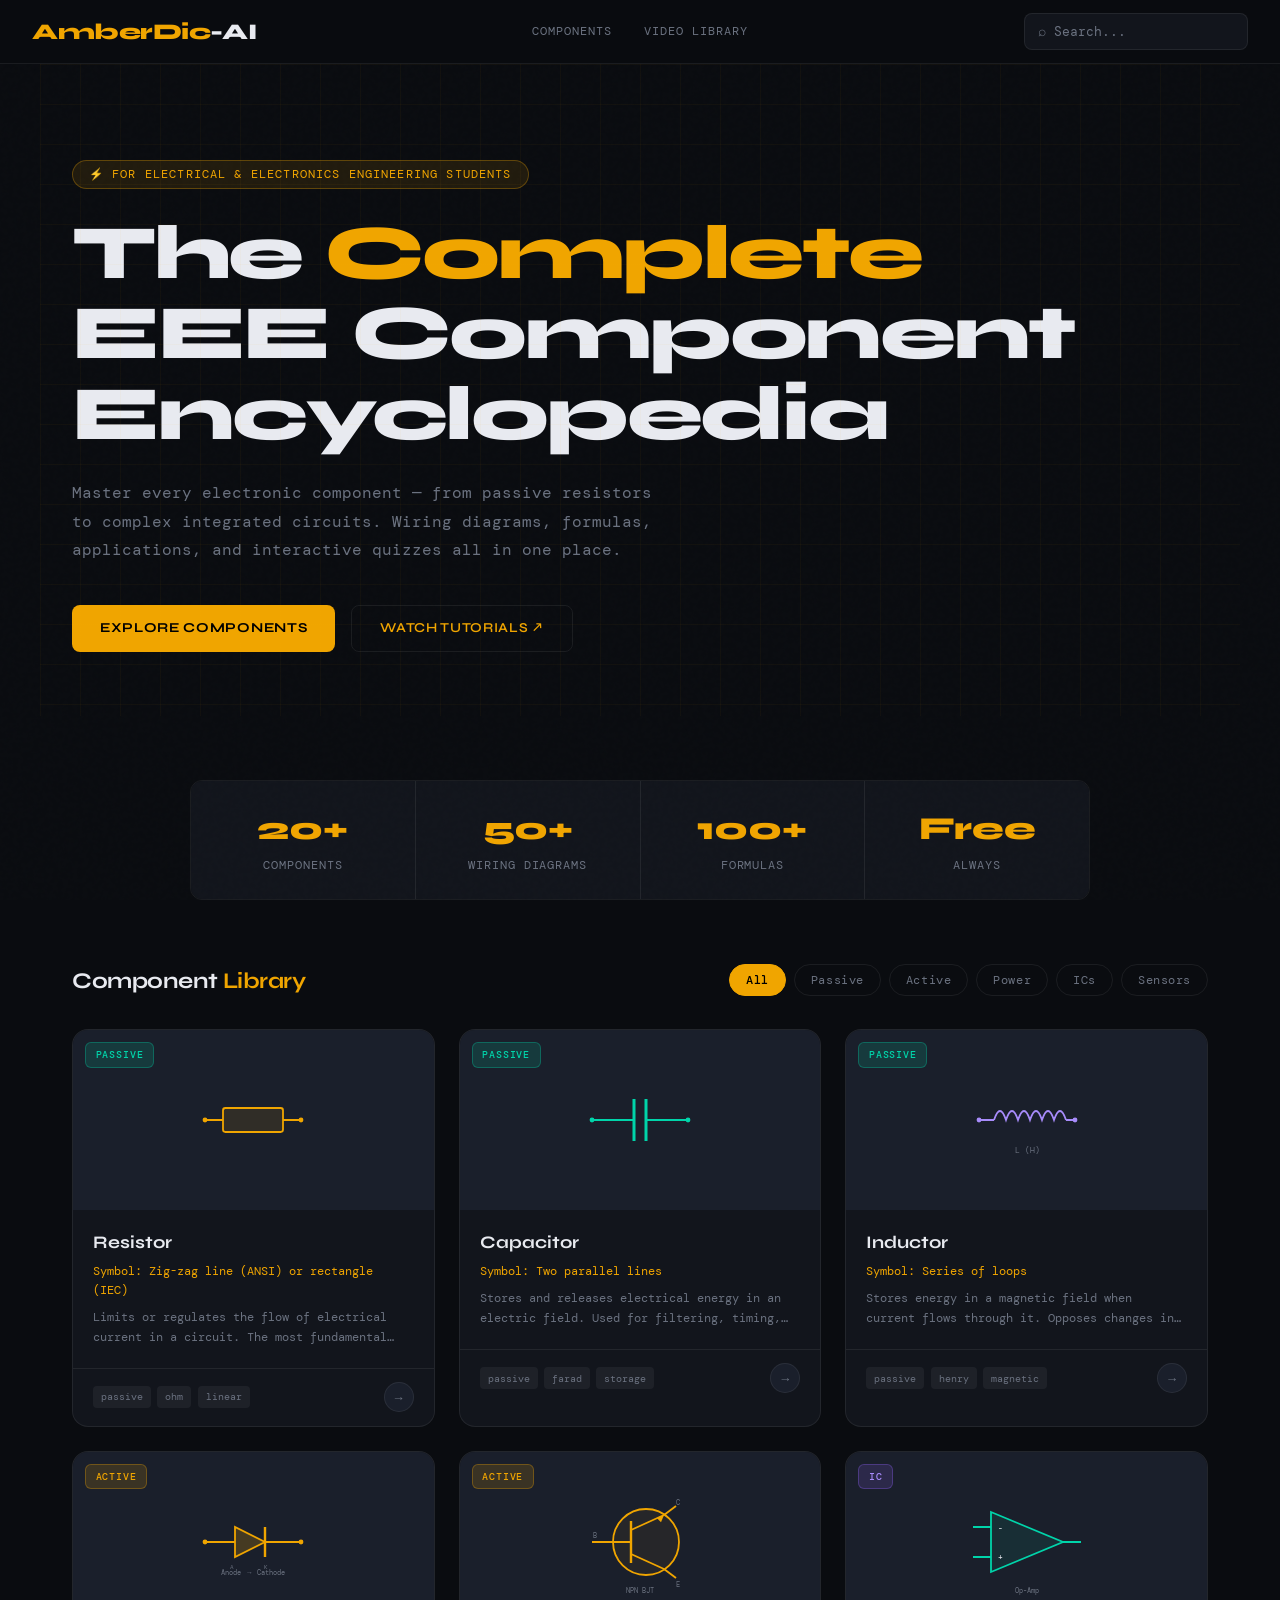
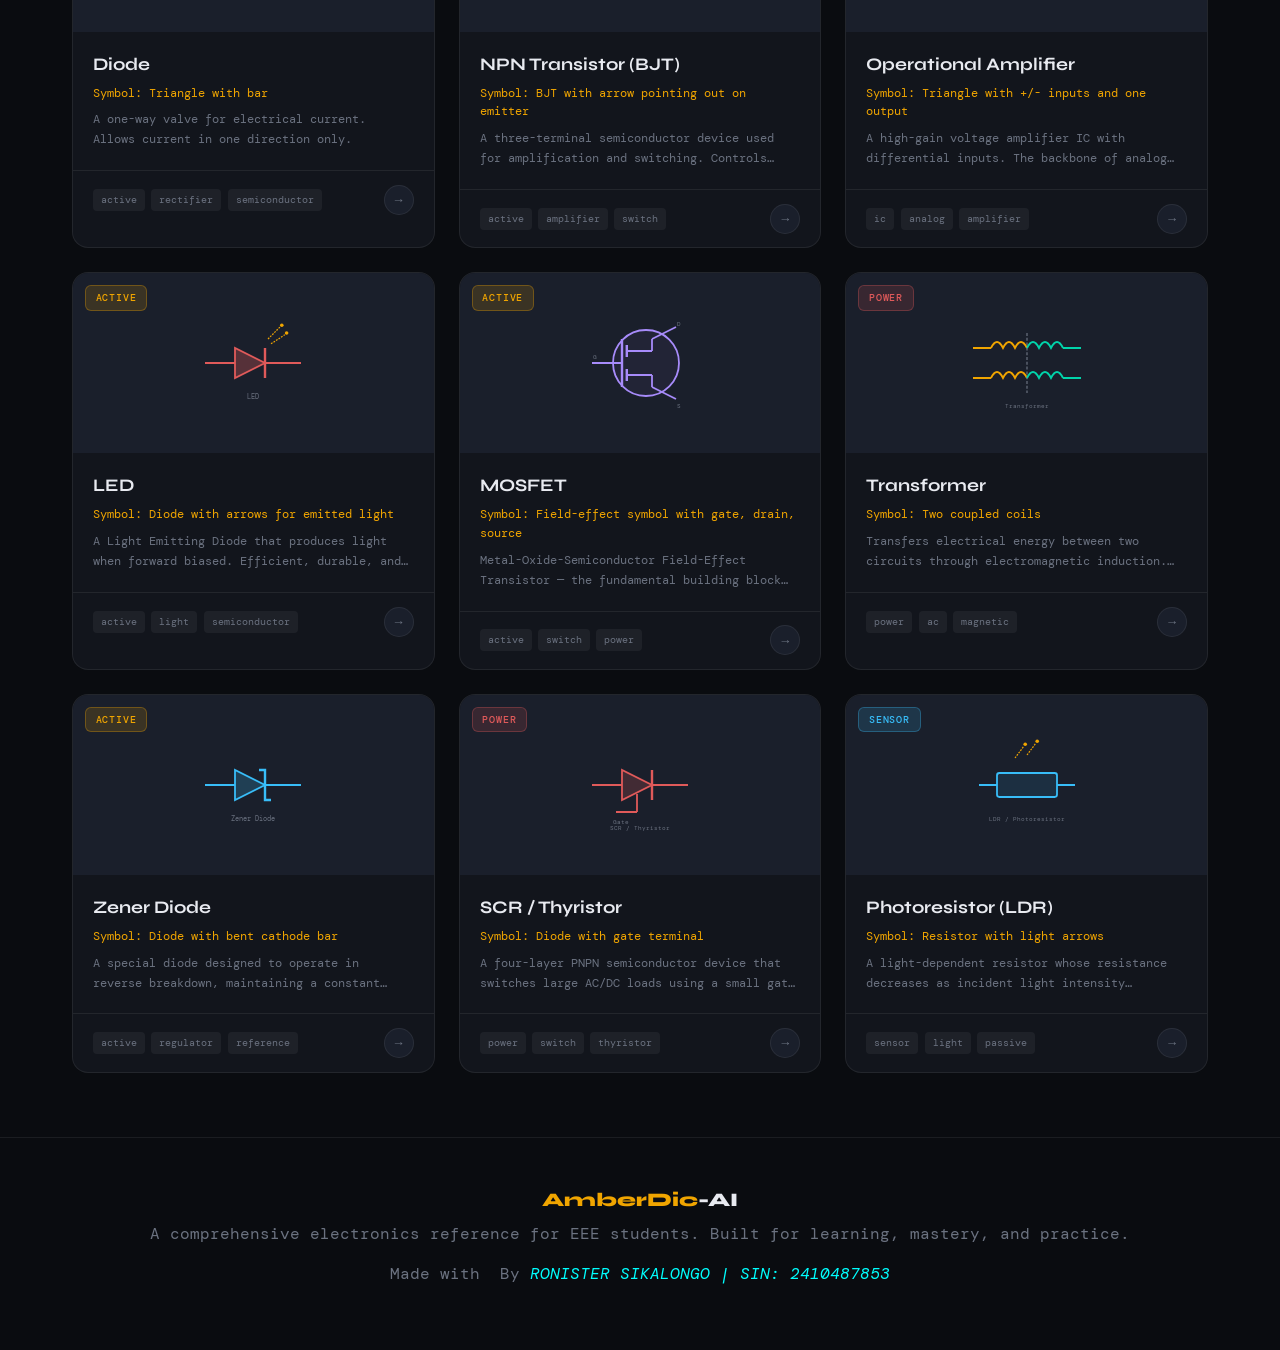
<file: index.html>
<!DOCTYPE html>
<html lang="en">
<head>
<meta charset="UTF-8">
<meta name="viewport" content="width=device-width, initial-scale=1.0">
<title>AmberDic-AI - EEE Component Encyclopedia</title>
<link href="https://fonts.googleapis.com/css2?family=Syne:wght@400;600;700;800&family=DM+Mono:wght@300;400;500&family=Fraunces:ital,opsz,wght@0,9..144,300;0,9..144,600;1,9..144,400&display=swap" rel="stylesheet">
<link rel="stylesheet" href="https://cdnjs.cloudflare.com/ajax/libs/font-awesome/6.0.0-beta3/css/all.min.css">
<link href="https://cdn.jsdelivr.net/npm/bootstrap@5.3.0/dist/css/bootstrap.min.css" rel="stylesheet">
<link  rel="stylesheet" href="style.css">
</head>
<body>

<!-- NAV -->
<nav>
  <div class="nav-logo" onclick="showHome()">AmberDic<span>-AI</span></div>
  <div class="nav-links">
    <a href="#" onclick="showHome()">Components</a>
    <a href="videoLibrary.html">Video Library</a>
    <!-- <a href="#">About</a> -->
  </div>
  <div class="nav-search">
    <span class="search-icon">⌕</span>
    <input type="text" id="searchInput" placeholder="Search..." oninput="filterSearch(this.value)">
  </div>
</nav>

<div id="home-page" class="page active">
  <!-- Hero section-->
  <section class="hero">
    <div class="hero-grid-bg"></div>
    <div class="hero-badge">For Electrical & Electronics Engineering Students</div>
    <h1>The <em>Complete</em><br>EEE Component<br>Encyclopedia</h1>
    <p>Master every electronic component — from passive resistors to complex integrated circuits. Wiring diagrams, formulas, applications, and interactive quizzes all in one place.</p>
    <div class="hero-actions">
      <button class="btn-primary" onclick="document.getElementById('grid-anchor').scrollIntoView({behavior:'smooth'})">Explore Components</button>
      <button class="btn-secondary"><a  href="videoLibrary.html">Watch Tutorials ↗</a></button>
    </div>
  </section>

  <!-- Stats -->
  <div style="padding:0 2rem;">
    <div class="stats-bar">
      <div class="stat"><div class="stat-num">20+</div><div class="stat-label">Components</div></div>
      <div class="stat"><div class="stat-num">50+</div><div class="stat-label">Wiring Diagrams</div></div>
      <div class="stat"><div class="stat-num">100+</div><div class="stat-label">Formulas</div></div>
      <div class="stat"><div class="stat-num">Free</div><div class="stat-label">Always</div></div>
    </div>
  </div>

  <!-- Grid anchor & filters -->
  <div id="grid-anchor" class="section-header">
    <div class="section-title">Component <span>Library</span></div>
    <div class="filter-pills">
      <button class="pill active" onclick="filterCategory('all',this)">All</button>
      <button class="pill" onclick="filterCategory('passive',this)">Passive</button>
      <button class="pill" onclick="filterCategory('active',this)">Active</button>
      <button class="pill" onclick="filterCategory('power',this)">Power</button>
      <button class="pill" onclick="filterCategory('ic',this)">ICs</button>
      <button class="pill" onclick="filterCategory('sensor',this)">Sensors</button>
    </div>
  </div>

  <!-- Grid -->
  <div class="components-grid" id="componentsGrid"></div>

  
  <footer>
    <div class="footer-logo">AmberDic<span>-AI</span></div>
    <p>A comprehensive electronics reference for EEE students. Built for learning, mastery, and practice.</p>
    <p>Made with <i class="fa fas-heart"></i> By <em style="color: aqua; text-transform: uppercase;">Ronister Sikalongo | SIN: 2410487853</em></p>
  </footer>
</div>

<!-- DETAIL PAGE -->
<div id="detail-page" class="page">
  <div class="detail-header">
    <div class="detail-header-inner">
      <div class="breadcrumb">
        <a onclick="showHome()">Home</a>
        <span>></span>
        <a onclick="showHome()">Components</a>
        <span>></span>
        <span id="detail-breadcrumb">...</span>
      </div>
      <div class="detail-hero">
        <div class="detail-image-panel" id="detail-main-image"></div>
        <div class="detail-info">
          <div id="detail-category-badge"></div>
          <h1 id="detail-name"></h1>
          <div class="symbol-line" id="detail-symbol"></div>
          <p id="detail-description"></p>
          <div class="spec-grid" id="detail-specs"></div>
        </div>
      </div>
    </div>
  </div>

  <div class="detail-tabs-wrap">
    <div class="detail-tabs">
      <button class="dtab active" onclick="switchTab('overview',this)">Overview</button>
      <button class="dtab" onclick="switchTab('wiring',this)">Wiring Diagrams</button>
      <button class="dtab" onclick="switchTab('formulas',this)">Formulas</button>
      <button class="dtab" onclick="switchTab('applications',this)">Applications</button>
      <button class="dtab" onclick="switchTab('quiz',this)">Quick Quiz</button>
    </div>

    <!-- OVERVIEW -->
    <div id="tab-overview" class="tab-content active">
      <div class="content-section">
        <h2>How It Works</h2>
        <p class="body-text" id="how-it-works"></p>
      </div>
      <div class="pros-cons">
        <div class="pros-box">
          <h3>✦ Advantages</h3>
          <ul class="pros-cons-list" id="advantages-list"></ul>
        </div>
        <div class="cons-box">
          <h3>✦ Disadvantages</h3>
          <ul class="pros-cons-list" id="disadvantages-list"></ul>
        </div>
      </div>
    </div>

    <!-- WIRING -->
    <div id="tab-wiring" class="tab-content">
      <div class="wiring-diagrams" id="wiring-container"></div>
    </div>

    <!-- FORMULAS -->
    <div id="tab-formulas" class="tab-content">
      <div id="formulas-container"></div>
    </div>

    <!-- APPLICATIONS -->
    <div id="tab-applications" class="tab-content">
      <div class="content-section">
        <h2>Real-World Applications</h2>
        <p class="body-text" id="applications-desc"></p>
        <div class="applications-grid" id="applications-grid"></div>
      </div>
    </div>

    <!-- QUIZ -->
    <div id="tab-quiz" class="tab-content">
      <div class="quiz-container">
        <div class="section-label">Test Your Knowledge</div>
        <div class="quiz-question" id="quiz-question"></div>
        <div class="quiz-options" id="quiz-options"></div>
        <div class="quiz-feedback" id="quiz-feedback"></div>
        <button class="btn-primary" id="quiz-next-btn" style="display:none" onclick="nextQuestion()">Next Question →</button>
      </div>
    </div>
  </div>
</div>


<script defer src="script.js"></script>
</body>
</html>
</file>
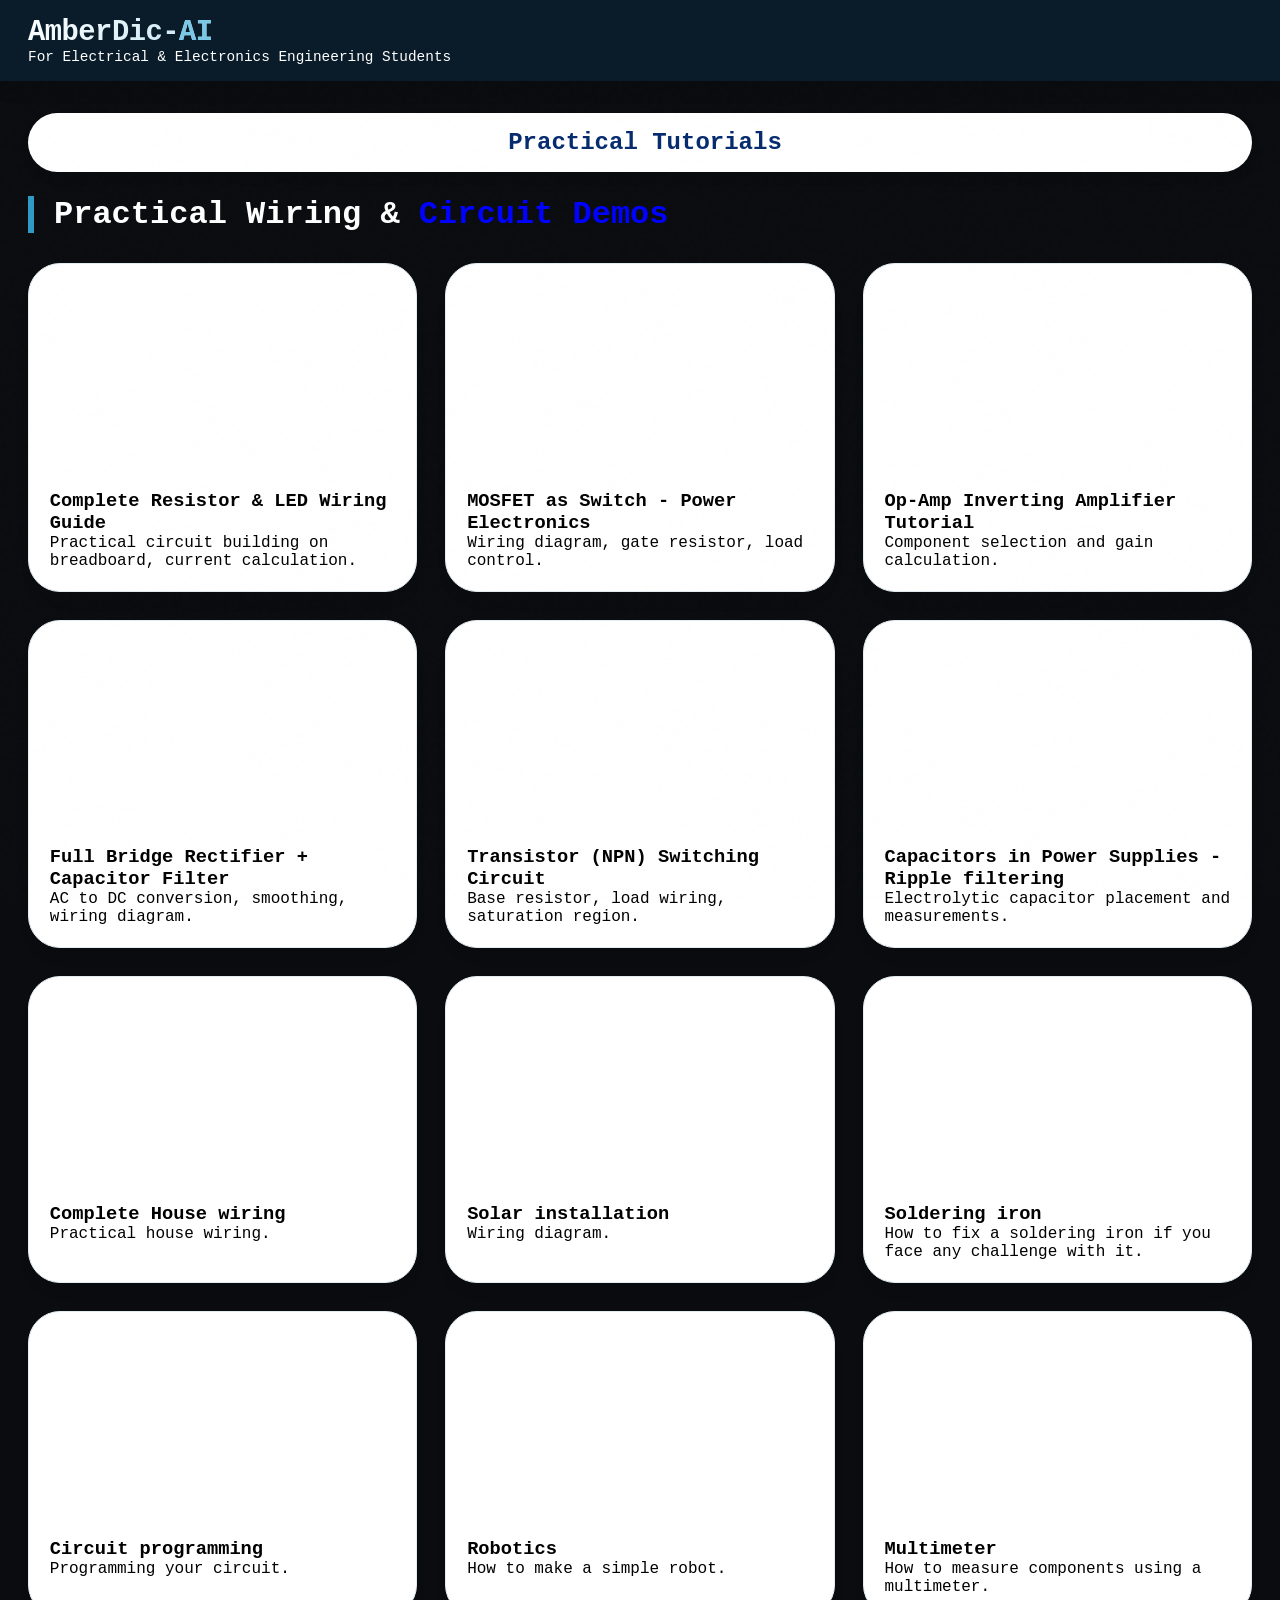
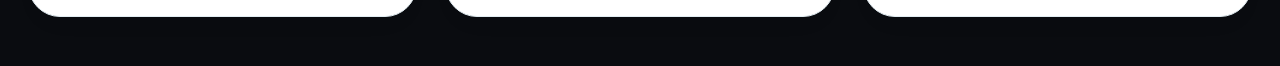
<file: videoLibrary.html>
<!DOCTYPE html>
<html lang="en">
<head>
    <meta charset="UTF-8">
    <meta name="viewport" content="width=device-width, initial-scale=1.0">
    <title>AmberDic - AI Library</title>
    <link href="videoLib.css" rel="stylesheet">
</head>
<body>

 <header class="navbar">
  <div class="container">
    <div class="logo">
      <h1>AmberDic-<span>AI</span></h1>
      <div style="font-size: 0.9rem;"><i class="fas fa-brain"></i> For Electrical & Electronics Engineering Students</div>
    </div>
    <!-- <div class="nav-links">
      <a class="nav-link" data-nav="videos"><i class="fas fa-play-circle"></i> Video Labs</a>
     </div> -->
  </div>
</header>

<main class="container">
  <div class="tab-bar">
    <button class="tab-btn" data-tab="videos"><i class="fas fa-video"></i><span style="color: rgb(6, 43, 110); font-size: 24px;"> Practical Tutorials</span></button>
  </div>

     <!-- VIDEOS PANEL -->
  <div id="videos-panel" class="tab-panel">
    <div class="section-title" style="color: #fff;"><i class="fas fa-chalkboard-user"></i> Practical Wiring &<span style="color: blue;"> Circuit Demos</span></div>
    <div id="videoGrid" class="component-grid" style="grid-template-columns: repeat(auto-fill, minmax(320px,1fr));"></div>
  </div>
  </main>

  <script>
    const videos = [
    { id: 1, title: "Complete Resistor & LED Wiring Guide", embed: "https://www.youtube.com/embed/9w5G2wP9dBM", desc: "Practical circuit building on breadboard, current calculation." },
    { id: 2, title: "MOSFET as Switch - Power Electronics", embed: "https://www.youtube.com/embed/te5IZFJc4hA", desc: "Wiring diagram, gate resistor, load control." },
    { id: 3, title: "Op-Amp Inverting Amplifier Tutorial", embed: "https://www.youtube.com/embed/7fyHtFKOvQw", desc: "Component selection and gain calculation." },
    { id: 4, title: "Full Bridge Rectifier + Capacitor Filter", embed: "https://www.youtube.com/embed/8t4N6cPm9Qk", desc: "AC to DC conversion, smoothing, wiring diagram." },
    { id: 5, title: "Transistor (NPN) Switching Circuit", embed: "https://www.youtube.com/embed/FmSfOdEdK6s", desc: "Base resistor, load wiring, saturation region." },
    { id: 6, title: "Capacitors in Power Supplies - Ripple filtering", embed: "https://www.youtube.com/embed/BcJ6UdDx1vg", desc: "Electrolytic capacitor placement and measurements." },
    { id: 7, title: "Complete House wiring", embed: "https://www.youtube.com/embed/9w5G2wP9dBM", desc: "Practical house wiring." },
    { id: 8, title: "Solar installation", embed: "https://www.youtube.com/embed/te5IZFJc4hA", desc: "Wiring diagram." },
    { id: 9, title: "Soldering iron", embed: "https://www.youtube.com/embed/7fyHtFKOvQw", desc: "How to fix a soldering iron if you face any challenge with it." },
    { id: 10, title: "Circuit programming", embed: "https://www.youtube.com/embed/8t4N6cPm9Qk", desc: "Programming your circuit." },
    { id: 11, title: "Robotics", embed: "https://www.youtube.com/embed/FmSfOdEdK6s", desc: "How to make a simple robot." },
    { id: 12, title: "Multimeter", embed: "https://www.youtube.com/embed/BcJ6UdDx1vg", desc: "How to measure components using a multimeter." }
  ];

   function renderVideos() {
    const vGrid = document.getElementById("videoGrid");
    vGrid.innerHTML = videos.map(v => `
      <div class="comp-card" style="cursor:default;">
        <div style="padding:0;"><iframe width="100%" height="200" src="${v.embed}" frameborder="0" allowfullscreen></iframe></div>
        <div class="comp-content"><h3>${v.title}</h3><p>${v.desc}</p></div>
      </div>
    `).join("");
  }
  
  // Tab logic
  //  const vidPanel = document.getElementById("videos-panel");

  // function activateTab(tabId) {
  //   if (tabId === "dictionary") {
  //     dictPanel.classList.add("active-panel");
  //     vidPanel.classList.remove("active-panel");
  //     tabBtns.forEach(btn => btn.dataset.tab === "dictionary" ? btn.classList.add("active") : btn.classList.remove("active"));
  //     navLinks.forEach(link => link.dataset.nav === "dictionary" ? link.classList.add("active") : link.classList.remove("active"));
  //     renderComponents(document.getElementById("compSearch")?.value || "");
  //   } else {
  //     dictPanel.classList.remove("active-panel");
  //     vidPanel.classList.add("active-panel");
  //     tabBtns.forEach(btn => btn.dataset.tab === "videos" ? btn.classList.add("active") : btn.classList.remove("active"));
  //     navLinks.forEach(link => link.dataset.nav === "videos" ? link.classList.add("active") : link.classList.remove("active"));
  //     renderVideos();
  //   }
  // }

  renderVideos();
  </script>
</body>
</html>
</file>
<file: style.css>
:root {
    --bg: #0a0c10;
    --surface: #12151c;
    --surface2: #1a1f2b;
    --border: rgba(255,255,255,0.07);
    --accent: #f0a500;
    --accent2: #00d4aa;
    --accent3: #e05a5a;
    --text: #e8eaf0;
    --muted: #6b7280;
    --card-glow: rgba(240,165,0,0.08);
  }
     * { margin:0; padding:0; box-sizing:border-box; }
  html { scroll-behavior: smooth; }
  body { background: var(--bg); color: var(--text); font-family: 'DM Mono', monospace; min-height: 100vh; overflow-x: hidden; }
  body::before { content:''; position:fixed; inset:0; background-image: url("data:image/svg+xml,%3Csvg viewBox='0 0 200 200' xmlns='http://www.w3.org/2000/svg'%3E%3Cfilter id='n'%3E%3CfeTurbulence type='fractalNoise' baseFrequency='0.9' numOctaves='4' stitchTiles='stitch'/%3E%3C/filter%3E%3Crect width='100%25' height='100%25' filter='url(%23n)' opacity='0.03'/%3E%3C/svg%3E");
                pointer-events:none; z-index:0; opacity:.4;}

  /* ── NAV SECTION ── */
  nav { position: fixed; top:0; left:0; right:0; z-index:100; background: rgba(10,12,16,0.85); backdrop-filter: blur(16px); border-bottom: 1px solid var(--border); padding: 0 2rem;
    height: 64px;
    display: flex; align-items: center; justify-content: space-between;
  }
  .nav-logo { font-family: 'Syne', sans-serif; font-weight: 800; font-size: 1.4rem; color: var(--accent); letter-spacing: -0.02em; cursor: pointer;}
  .nav-logo span { color: var(--text); }
  .nav-links { display:flex; gap:2rem; align-items:center; }
  .nav-links a {
    color: var(--muted); text-decoration:none; font-size:0.78rem;
    letter-spacing:0.08em; text-transform:uppercase;
    transition: color 0.2s;
  }
  .nav-links a:hover { color: var(--accent); }
  .nav-search {
    display:flex; align-items: center; gap: 0.5rem;
    background: var(--surface); border: 1px solid var(--border);
    border-radius: 8px; padding: 0.4rem 0.8rem;
    transition: border-color 0.2s;
  }
  .nav-search:focus-within { border-color: var(--accent); }
  .nav-search input {
    background: none; border: none; outline: none;
    color: var(--text); font-family: 'DM Mono', monospace;
    font-size: 0.8rem; width: 180px;
  }
  .nav-search input::placeholder { color: var(--muted); }
  .search-icon { color: var(--muted); font-size:0.9rem; }

  /* ── PAGES SECTION ── */
  .page { display:none; min-height:100vh; padding-top:64px; }
  .page.active { display:block; }

  /* ── HERO SECTION── */
  .hero {
    position: relative;
    padding: 6rem 2rem 4rem;
    max-width: 1200px;
    margin: 0 auto;
    overflow: hidden;
  }
  .hero-grid-bg {
    position:absolute; inset:0;
    background-image:
      linear-gradient(rgba(240,165,0,0.04) 1px, transparent 1px),
      linear-gradient(90deg, rgba(240,165,0,0.04) 1px, transparent 1px);
    background-size: 40px 40px;
    pointer-events:none;
  }
  .hero-badge {
    display:inline-flex; align-items:center; gap:0.5rem;
    background: rgba(240,165,0,0.1); border:1px solid rgba(240,165,0,0.3);
    border-radius:100px; padding:0.3rem 1rem;
    font-size:0.72rem; color:var(--accent); letter-spacing:0.1em;
    text-transform:uppercase; margin-bottom:1.5rem;
  }
  .hero-badge::before { content:'⚡'; }
  .hero h1 {
    font-family: 'Syne', sans-serif;
    font-weight:800; font-size:clamp(2.5rem,6vw,5rem);
    line-height:1.05; letter-spacing:-0.03em;
    margin-bottom:1.5rem;
  }
  .hero h1 em { font-style:normal; color:var(--accent); }
  .hero p {
    font-size:1rem; color:var(--muted); max-width:600px;
    line-height:1.8; margin-bottom:2.5rem;
  }
  .hero-actions { display:flex; gap:1rem; flex-wrap:wrap; }
  .btn-primary {
    background: var(--accent); color:#000;
    padding:0.75rem 1.75rem; border-radius:8px;
    font-family:'Syne',sans-serif; font-weight:700;
    font-size:0.85rem; letter-spacing:0.05em;
    border:none; cursor:pointer; transition:all 0.2s;
    text-transform:uppercase;
  }
  .btn-primary:hover { background:#ffc234; transform:translateY(-2px); }
  .btn-secondary {
    background:transparent; color:var(--text);
    padding:0.75rem 1.75rem; border-radius:8px;
    font-family:'Syne',sans-serif; font-weight:600;
    font-size:0.85rem; letter-spacing:0.05em;
    border:1px solid var(--border); cursor:pointer;
    transition:all 0.2s; text-transform:uppercase;
  }
  .btn-secondary:hover { border-color:var(--accent); color:var(--accent); }
  .btn-secondary a {color: var(--accent); font-family:'Syne',sans-serif; font-weight:600;  cursor:pointer; text-decoration: none; }

  /* ── STATS SECTION ── */
  .stats-bar {
    display:flex; gap:0; border:1px solid var(--border);
    border-radius:12px; overflow:hidden; margin:4rem auto;
    max-width:900px;
  }
  .stat {
    flex:1; padding:1.5rem;
    border-right:1px solid var(--border);
    text-align:center;
    background:var(--surface);
    transition: background 0.2s;
  }
  .stat:last-child { border-right:none; }
  .stat:hover { background: var(--surface2); }
  .stat-num {
    font-family:'Syne',sans-serif; font-size:2rem;
    font-weight:800; color:var(--accent);
  }
  .stat-label { font-size:0.72rem; color:var(--muted); margin-top:0.3rem; letter-spacing:0.08em; text-transform:uppercase; }

  /* ── FILTERS SECTION ── */
  .section-header {
    max-width:1200px; margin:0 auto 2rem;
    padding:0 2rem;
    display:flex; align-items:center; justify-content:space-between; flex-wrap:wrap; gap:1rem;
  }
  .section-title {
    font-family:'Syne',sans-serif; font-weight:700; font-size:1.4rem; letter-spacing:-0.02em;
  }
  .section-title span { color:var(--accent); }
  .filter-pills { display:flex; gap:0.5rem; flex-wrap:wrap; }
  .pill {
    padding:0.4rem 1rem; border-radius:100px;
    border:1px solid var(--border);
    background:transparent; color:var(--muted);
    font-family:'DM Mono',monospace; font-size:0.72rem;
    cursor:pointer; transition:all 0.2s;
    letter-spacing:0.05em;
  }
  .pill:hover, .pill.active {
    background:var(--accent); color:#000;
    border-color:var(--accent); font-weight:500;
  }

  /* ── COMPONENT GRID SECTION ── */
  .components-grid {
    display:grid;
    grid-template-columns: repeat(auto-fill, minmax(280px,1fr));
    gap:1.5rem;
    max-width:1200px; margin:0 auto;
    padding:0 2rem 4rem;
  }
  .component-card {
    background:var(--surface);
    border:1px solid var(--border);
    border-radius:16px; overflow:hidden;
    cursor:pointer; transition:all 0.3s;
    position:relative;
  }
  .component-card::before {
    content:'';
    position:absolute; inset:0;
    background: radial-gradient(circle at 50% 0%, var(--card-glow), transparent 70%);
    opacity:0; transition: opacity 0.3s;
    pointer-events:none; border-radius:16px;
  }
  .component-card:hover {
    border-color: rgba(240,165,0,0.4);
    transform:translateY(-4px);
    box-shadow:0 20px 40px rgba(0,0,0,0.4);
  }
  .component-card:hover::before { opacity:1; }

  .card-image {
    height:180px; background:var(--surface2);
    display:flex; align-items:center; justify-content:center;
    position:relative; overflow:hidden;
  }
  .card-image svg { width:120px; height:120px; }
  .card-category-badge {
    position:absolute; top:12px; left:12px;
    padding:0.25rem 0.6rem; border-radius:6px;
    font-size:0.65rem; font-weight:500; letter-spacing:0.08em;
    text-transform:uppercase;
  }
  .badge-passive { background:rgba(0,212,170,0.15);  color:var(--accent2); border:1px solid rgba(0,212,170,0.3); }
  .badge-active  { background:rgba(240,165,0,0.15);  color:var(--accent);  border:1px solid rgba(240,165,0,0.3); }
  .badge-power   { background:rgba(224,90,90,0.15);  color:var(--accent3); border:1px solid rgba(224,90,90,0.3); }
  .badge-ic      { background:rgba(150,100,255,0.15);color:#a78bfa;      border:1px solid rgba(150,100,255,0.3); }
  .badge-sensor  { background:rgba(56,189,248,0.15); color:#38bdf8;      border:1px solid rgba(56,189,248,0.3); }

  .card-body { padding:1.25rem; }
  .card-name {font-family:'Syne',sans-serif; font-weight:700; font-size:1.1rem; margin-bottom:0.35rem;}
  .card-symbol { color:var(--accent); font-size:0.78rem; margin-bottom:0.5rem; }
  .card-desc {font-size:0.78rem; color:var(--muted); line-height:1.6; display:-webkit-box; -webkit-line-clamp:2; -webkit-box-orient:vertical; overflow:hidden;}
  .card-footer {
    padding:0.85rem 1.25rem;
    border-top:1px solid var(--border);
    display:flex; align-items:center; justify-content:space-between;
  }
  .card-tags { display:flex; gap:0.4rem; }
  .tag {
    padding:0.2rem 0.5rem; border-radius:4px;
    background:rgba(255,255,255,0.05);
    font-size:0.65rem; color:var(--muted);
  }
  .card-arrow {
    width:30px; height:30px; border-radius:50%;
    background:var(--surface2); border:1px solid var(--border);
    display:flex; align-items:center; justify-content:center;
    color:var(--muted); font-size:0.8rem;
    transition:all 0.2s;
  }
  .component-card:hover .card-arrow {
    background:var(--accent); border-color:var(--accent);
    color:#000;
  }

  /* ── DETAIL PAGE SECTION── */
  #detail-page { animation: fadeIn 0.3s ease; }
  @keyframes fadeIn { from { opacity:0; transform:translateY(12px); } to { opacity:1; transform:translateY(0); } }

  .detail-header {
    background: var(--surface);
    border-bottom:1px solid var(--border);
    padding:2rem;
  }
  .detail-header-inner { max-width:1200px; margin:0 auto; }
  .breadcrumb {
    display:flex; align-items:center; gap:0.5rem;
    font-size:0.75rem; color:var(--muted); margin-bottom:1.5rem;
  }
  .breadcrumb a { color:var(--accent); text-decoration:none; cursor:pointer; }
  .breadcrumb span { color:var(--border); }

  .detail-hero {
    display:grid; grid-template-columns:1fr 1fr; gap:3rem; align-items:start;
  }
  .detail-image-panel {
    background:var(--surface2); border:1px solid var(--border);
    border-radius:16px; padding:2rem;
    display:flex; align-items:center; justify-content:center;
    min-height:280px;
  }
  .detail-image-panel svg { width:200px; height:200px; }
  .detail-info h1 {
    font-family:'Syne',sans-serif; font-weight:800;
    font-size:2.2rem; letter-spacing:-0.03em; margin-bottom:0.5rem;
  }
  .detail-info .symbol-line {
    font-size:0.85rem; color:var(--accent); margin-bottom:1rem;
    font-family:'DM Mono',monospace;
  }
  .detail-info p { font-size:0.9rem; color:var(--muted); line-height:1.8; margin-bottom:1.5rem; }
  .spec-grid {
    display:grid; grid-template-columns:1fr 1fr; gap:0.75rem;
  }
  .spec-item {
    background:var(--bg); border:1px solid var(--border);
    border-radius:8px; padding:0.75rem;
  }
  .spec-label { font-size:0.65rem; color:var(--muted); text-transform:uppercase; letter-spacing:0.1em; margin-bottom:0.2rem; }
  .spec-value { font-size:0.85rem; color:var(--text); font-weight:500; }

  /* ── DETAIL TABS SECTION── */
  .detail-tabs-wrap { max-width:1200px; margin:2.5rem auto; padding:0 2rem; }
  .detail-tabs {
    display:flex; gap:0; border:1px solid var(--border);
    border-radius:12px; overflow:hidden;
    background:var(--surface); margin-bottom:2rem;
  }
  .dtab {
    flex:1; padding:0.9rem; text-align:center;
    font-size:0.78rem; letter-spacing:0.06em; text-transform:uppercase;
    cursor:pointer; border:none; background:none;
    color:var(--muted); font-family:'DM Mono',monospace;
    transition:all 0.2s;
    border-right:1px solid var(--border);
  }
  .dtab:last-child { border-right:none; }
  .dtab.active { background:var(--accent); color:#000; font-weight:600; }
  .dtab:hover:not(.active) { background:var(--surface2); color:var(--text); }

  .tab-content { display:none; animation: fadeIn 0.25s ease; }
  .tab-content.active { display:block; }

  /* ── OVERVIEW TAB SECTION ── */
  .pros-cons {
    display:grid; grid-template-columns:1fr 1fr; gap:1.5rem; margin-top:1.5rem;
  }
  .pros-box, .cons-box {
    border-radius:12px; padding:1.5rem;
    border:1px solid var(--border);
  }
  .pros-box { background:rgba(0,212,170,0.05); border-color:rgba(0,212,170,0.2); }
  .cons-box { background:rgba(224,90,90,0.05); border-color:rgba(224,90,90,0.2); }
  .pros-box h3 { color:var(--accent2); font-family:'Syne',sans-serif; margin-bottom:1rem; }
  .cons-box h3 { color:var(--accent3); font-family:'Syne',sans-serif; margin-bottom:1rem; }
  .pros-cons-list { list-style:none; }
  .pros-cons-list li {
    padding:0.4rem 0; font-size:0.82rem; color:var(--muted);
    border-bottom:1px solid var(--border); display:flex; gap:0.5rem; align-items:flex-start;
  }
  .pros-cons-list li:last-child { border-bottom:none; }
  .pros-cons-list li::before { font-size:0.7rem; flex-shrink:0; margin-top:2px; }
  .pros-box li::before { content:'✓'; color:var(--accent2); }
  .cons-box li::before { content:'✗'; color:var(--accent3); }

  .applications-grid {
    display:grid; grid-template-columns:repeat(auto-fill,minmax(160px,1fr));
    gap:0.75rem; margin-top:1rem;
  }
  .app-card {
    background:var(--surface); border:1px solid var(--border);
    border-radius:10px; padding:1rem; text-align:center;
    transition: border-color 0.2s;
  }
  .app-card:hover { border-color:var(--accent); }
  .app-card .app-icon { font-size:1.5rem; margin-bottom:0.5rem; }
  .app-card .app-name { font-size:0.75rem; color:var(--muted); }

  /* ── WIRING TAB SECTION── */
  .wiring-diagrams { display:flex; flex-direction:column; gap:2rem; }
  .wiring-card {
    background:var(--surface); border:1px solid var(--border);
    border-radius:16px; overflow:hidden;
  }
  .wiring-card-header {
    padding:1.25rem 1.5rem; border-bottom:1px solid var(--border);
    display:flex; align-items:center; justify-content:space-between;
  }
  .wiring-card-header h3 { font-family:'Syne',sans-serif; font-weight:700; }
  .wiring-difficulty {
    font-size:0.7rem; padding:0.2rem 0.6rem; border-radius:100px;
    letter-spacing:0.08em; text-transform:uppercase;
  }
  .diff-easy   { background:rgba(0,212,170,0.15); color:var(--accent2); }
  .diff-medium { background:rgba(240,165,0,0.15);  color:var(--accent); }
  .diff-hard   { background:rgba(224,90,90,0.15);  color:var(--accent3); }

  .wiring-body { padding:1.5rem; display:grid; grid-template-columns:1fr 1fr; gap:2rem; align-items:start; }
  .wiring-svg-wrap {
    background:var(--bg); border:1px solid var(--border);
    border-radius:12px; padding:1.5rem;
    display:flex; align-items:center; justify-content:center; min-height:200px;
  }
  .wiring-steps h4 { font-family:'Syne',sans-serif; margin-bottom:1rem; color:var(--accent); }
  .step-list { list-style:none; }
  .step-list li { display:flex; gap:0.75rem; align-items:flex-start;
    padding:0.6rem 0; border-bottom:1px solid var(--border);
    font-size:0.8rem; color:var(--muted); line-height:1.5;
  }
  .step-list li:last-child { border-bottom:none; }
  .step-num { width:22px; height:22px; border-radius:50%; background:var(--accent); color:#000; font-size:0.65rem; font-weight:700;
              display:flex; align-items:center; justify-content:center; flex-shrink:0; margin-top:1px; }

  /* ── FORMULA TAB SECTION── */
  .formula-section { margin-bottom:2rem; }
  .formula-section h3 { font-family:'Syne',sans-serif; margin-bottom:1rem; color:var(--accent); }
  .formula-box { background:var(--bg); border:1px solid var(--border); border-left:3px solid var(--accent); border-radius:0 8px 8px 0;
                 padding:1rem 1.5rem; font-family:'DM Mono',monospace; font-size:1.1rem; color:var(--text); letter-spacing:0.04em; margin-bottom:0.75rem;}
  .formula-desc { font-size:0.8rem; color:var(--muted); margin-top:0.3rem; }
  .var-table { width:100%; border-collapse:collapse; margin-top:1rem; }
  .var-table th { text-align:left; padding:0.6rem 1rem; font-size:0.7rem; color:var(--muted); text-transform:uppercase; letter-spacing:0.08em;
                  border-bottom:1px solid var(--border);}
  .var-table td { padding:0.6rem 1rem; font-size:0.8rem; border-bottom:1px solid var(--border); }
  .var-table td:first-child { color:var(--accent); font-family:'DM Mono',monospace; }
  .var-table tr:last-child td { border-bottom:none; }
  .var-table tr:hover td { background:var(--surface2); }

  /* ── QUIZ TAB SECTION── */
  .quiz-container { max-width:600px; }
  .quiz-question { font-family:'Syne',sans-serif; font-size:1.1rem; margin-bottom:1.5rem; line-height:1.5; }
  .quiz-options { display:flex; flex-direction:column; gap:0.75rem; margin-bottom:1.5rem; }
  .quiz-opt { padding:0.9rem 1.25rem; border-radius:10px; border:1px solid var(--border); background:var(--surface);
              cursor:pointer; font-size:0.85rem; transition:all 0.2s; text-align:left; color:var(--text); font-family:'DM Mono',monospace;}
  .quiz-opt:hover { border-color:var(--accent); }
  .quiz-opt.correct { border-color:var(--accent2); background:rgba(0,212,170,0.1); color:var(--accent2); }
  .quiz-opt.wrong   { border-color:var(--accent3); background:rgba(224,90,90,0.1);  color:var(--accent3); }
  .quiz-feedback { padding:1rem 1.25rem; border-radius:10px; font-size:0.85rem; margin-bottom:1rem; display:none; }
  .quiz-feedback.show { display:block; }
  .quiz-feedback.correct { background:rgba(0,212,170,0.1); border:1px solid rgba(0,212,170,0.3); color:var(--accent2); }
  .quiz-feedback.wrong   { background:rgba(224,90,90,0.1);  border:1px solid rgba(224,90,90,0.3);  color:var(--accent3); }

  /* ── SECTION LABELS ── */
  .section-label { font-size:0.7rem; color:var(--muted); text-transform:uppercase; letter-spacing:0.15em; margin-bottom:0.5rem; }
  .content-section { margin-bottom:2.5rem; }
  .content-section h2 { font-family:'Syne',sans-serif; font-weight:700; font-size:1.25rem; margin-bottom:1rem; display:flex; align-items:center; gap:0.75rem;}
  .content-section h2::after { content:''; flex:1; height:1px; background:var(--border); }
  .body-text { font-size:0.85rem; color:var(--muted); line-height:1.8; }

  /* ── RESPONSIVE ── */
  @media(max-width:768px){
    .nav-logo{ font-size: 10px;}
    .nav-logo span{ font-size: 10px;}
    .nav-links a{ font-size: 8px; letter-spacing: 1px;}
    .nav-search{ width: 10px; padding-right: 30px;}
    .nav-search input{ font-size: 10px; width: 5px;}
    .detail-hero { grid-template-columns:1fr; }
    .btn-primary { font-size: 12px;}
    .btn-secondary { font-size: 12px;}
    .pros-cons { grid-template-columns:1fr; }
    .wiring-body { grid-template-columns:1fr; }
    .hero-badge{ top: 0%;}
    .stats-bar { flex-direction:column; border-radius:12px; }
    .stat { border-right:none; border-bottom:1px solid var(--border); }
    .stat:last-child { border-bottom:none; }
    .detail-tabs-wrap { font-size: 10px;}
    .detail-tabs { font-size: 6px; width: 100%;}
    .dtab { font-size: 5.5px; float: left;}
  }

  /* ── SCROLLBAR ── */
  ::-webkit-scrollbar { width:6px; }
  ::-webkit-scrollbar-track { background:var(--bg); }
  ::-webkit-scrollbar-thumb { background:var(--surface2); border-radius:3px; }
  ::-webkit-scrollbar-thumb:hover { background:var(--accent); }

  /* ── HIDDEN ── */
  [data-filter-card] { transition: opacity 0.3s, transform 0.3s; }
  [data-filter-card].hidden { opacity:0; pointer-events:none; height:0; overflow:hidden; margin:0; padding:0; }

   /* ── FOOTER SECTION── */
   footer { border-top:1px solid var(--border); padding:3rem 2rem; text-align:center; color:var(--muted); font-size: 1rem;}
  .footer-logo { font-family:'Syne',sans-serif; font-weight:800; font-size:1.2rem; color:var(--accent); margin-bottom:0.5rem; }
  .footer-logo span { color:var(--text); }
</file>
<file: videoLib.css>
* {
      margin: 0;
      padding: 0;
      box-sizing: border-box;
    }

    body { background: #0a0c10; font-family: 'DM Mono', monospace; min-height: 100vh; overflow-x: hidden; }
    body::before { content:''; position:fixed; inset:0; background-image: url("data:image/svg+xml,%3Csvg viewBox='0 0 200 200' xmlns='http://www.w3.org/2000/svg'%3E%3Cfilter id='n'%3E%3CfeTurbulence type='fractalNoise' baseFrequency='0.9' numOctaves='4' stitchTiles='stitch'/%3E%3C/filter%3E%3Crect width='100%25' height='100%25' filter='url(%23n)' opacity='0.03'/%3E%3C/svg%3E");
                   pointer-events:none; z-index:0; opacity:.4;}

    /* layout */
    .container {
      max-width: 1400px;
      margin: 0 auto;
      padding: 0 28px;
    }

    /* navbar */
    .navbar {
      background: #0a1c2a;
      color: white;
      padding: 1rem 0;
      position: sticky;
      top: 0;
      z-index: 200;
      backdrop-filter: blur(4px);
      box-shadow: 0 4px 20px rgba(0,0,0,0.1);
    }
    .navbar .container {
      display: flex;
      align-items: center;
      justify-content: space-between;
      flex-wrap: wrap;
    }
    .logo h1 {
      font-size: 1.8rem;
      font-weight: 800;
      letter-spacing: -0.5px;
      background: linear-gradient(135deg, #fff, #7ac7e6);
      -webkit-background-clip: text;
      background-clip: text;
      color: transparent;
    }
    .logo span {
      color: #7ac7e6;
      background: none;
      -webkit-background-clip: unset;
      background-clip: unset;
    }

    /* tab bar */
    .tab-bar {
      display: flex;
      background: white;
      border-radius: 60px;
      margin: 2rem 0 1.5rem;
      box-shadow: 0 6px 14px rgba(0,0,0,0.03);
      overflow-x: auto;
    }
    .tab-btn {
      flex: 1;
      background: transparent;
      border: none;
      padding: 1rem 0.8rem;
      font-size: 1rem;
      font-weight: 600;
      cursor: pointer;
      font-family: inherit;
      display: flex;
      align-items: center;
      justify-content: center;
      gap: 10px;
      color: #2c4c6e;
      transition: all 0.2s;
      white-space: nowrap;
    }
    .tab-btn.active {
      background: #0a1c2a;
      color: white;
      border-radius: 40px;
      box-shadow: 0 4px 12px rgba(0,0,0,0.1);
    }
    .tab-panel {
      display: grid;
      animation: fadeIn 0.3s ease;
    }
    .tab-panel.active-panel {
      display: block;
    }
    @keyframes fadeIn {
      from { opacity: 0; transform: translateY(6px);}
      to { opacity: 1; transform: translateY(0);}
    }

    /* component grid */
    .section-header {
      display: flex;
      justify-content: space-between;
      align-items: baseline;
      flex-wrap: wrap;
      margin: 1rem 0 1.5rem;
    }
    .section-title {
      font-size: 2rem;
      font-weight: 700;
      border-left: 6px solid #2f9bc5;
      padding-left: 20px;
    }
    /* .search-box input {
      padding: 12px 20px;
      border-radius: 48px;
      border: 1px solid #cfdfed;
      width: 280px;
      font-family: inherit;
      outline: none;
      background: white;
    } */
    .component-grid {
      display: grid;
      grid-template-columns: repeat(auto-fill, minmax(330px, 1fr));
      gap: 28px;
      margin-bottom: 3rem;
      padding-top: 30px;
    }
    .comp-card {
      background: white;
      border-radius: 32px;
      overflow: hidden;
      box-shadow: 0 12px 24px -12px rgba(0,0,0,0.08);
      transition: all 0.25s;
      cursor: pointer;
      border: 1px solid #e2edf2;
    }
    .comp-card:hover {
      transform: translateY(-6px);
      box-shadow: 0 24px 32px -16px rgba(0,0,0,0.2);
      border-color: #b0d0e0;
    }
    .comp-img {
      background: #eef2fa;
      padding: 1.2rem;
      text-align: center;
      height: 140px;
      display: flex;
      align-items: center;
      justify-content: center;
    }
    .comp-img img {
      max-height: 100px;
      object-fit: contain;
    }
    .comp-content {
      padding: 1.3rem;
    }
    .comp-name {
      font-size: 1.5rem;
      font-weight: 800;
    }
    .comp-symbol {
      background: #eef2fa;
      display: inline-block;
      padding: 4px 12px;
      border-radius: 40px;
      font-size: 0.75rem;
      font-family: monospace;
      margin: 8px 0;
    }
    /* .badge-pro {
      background: #e0f0e8;
      color: #1f6e43;
      padding: 4px 10px;
      border-radius: 50px;
      font-size: 0.7rem;
      font-weight: 600;
    } */

    /* DETAIL PAGE */
    .detail-overlay {
      position: fixed;
      top: 0;
      left: 0;
      width: 100%;
      height: 100%;
      background: rgba(10, 28, 42, 0.96);
      backdrop-filter: blur(10px);
      z-index: 1000;
      overflow-y: auto;
      display: none;
      justify-content: center;
      align-items: center;
      list-style: none;
    }
    .detail-card {
      max-width: 1100px;
      width: 90%;
      background: white;
      text-decoration: none;
      list-style: none;
      border-radius: 48px;
      margin: 2rem auto;
      padding: 2rem;
      position: relative;
      animation: slideUp 0.3s;
    }
    @keyframes slideUp {
      from { transform: translateY(30px); opacity: 0; }
      to { transform: translateY(0); opacity: 1; }
    }
    /* .close-detail {
      position: absolute;
      top: 24px;
      right: 28px;
      background: #eef2fa;
      border: none;
      font-size: 1.5rem;
      cursor: pointer;
      width: 44px;
      height: 44px;
      border-radius: 50%;
      transition: 0.2s;
    } */
    /* .detail-grid {
      display: grid;
      grid-template-columns: 1fr 1fr;
      gap: 2rem;
      margin: 2rem 0;
      list-style: none;
    }
    .detail-img {
      background: #f4f8fe;
      border-radius: 32px;
      padding: 1.5rem;
      text-align: center;
    }
    .detail-img img {
      max-width: 100%;
      max-height: 220px;
      object-fit: contain;
    }
    .wiring-section {
      background: #fafcfd;
      border-radius: 28px;
      padding: 1.2rem;
      margin: 1.5rem 0;
      border: 1px solid #cde3ef;
    }
    .spec-list {
      display: flex;
      gap: 1rem;
      flex-wrap: wrap;
      margin: 1rem 0;
    } */
    @media (max-width: 760px) {
      .detail-grid { grid-template-columns: 1fr; }
      .container { padding: 0 16px; }
    }
    /* .video-mini {
      display: flex;
      gap: 12px;
      margin-top: 1rem;
      flex-wrap: wrap;
    }
    .btn-close-icon {
      background: #0a1c2a;
      color: white;
    }
    .btn-primary {
      background: #0a1c2a;
      color: white;
      padding: 8px 20px;
      border-radius: 40px;
      border: none;
      font-weight: 600;
    } */
</file>
